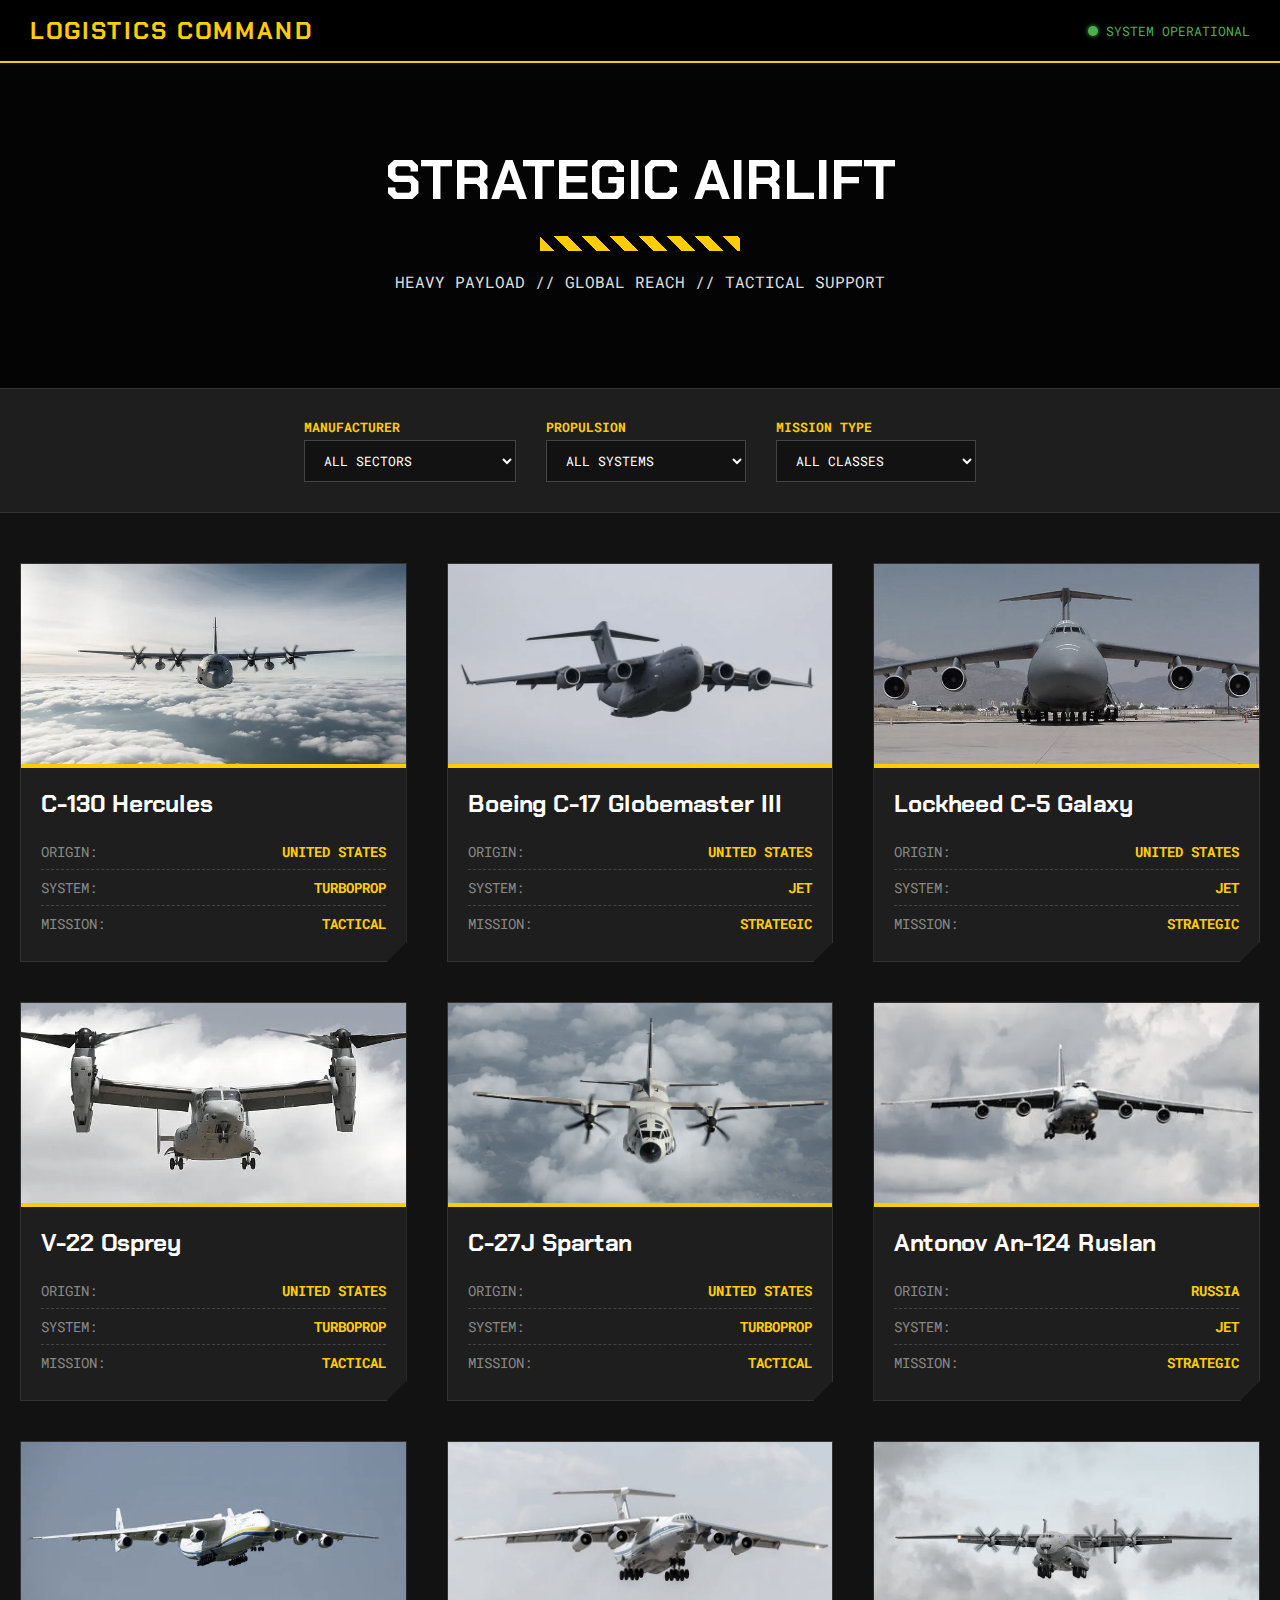
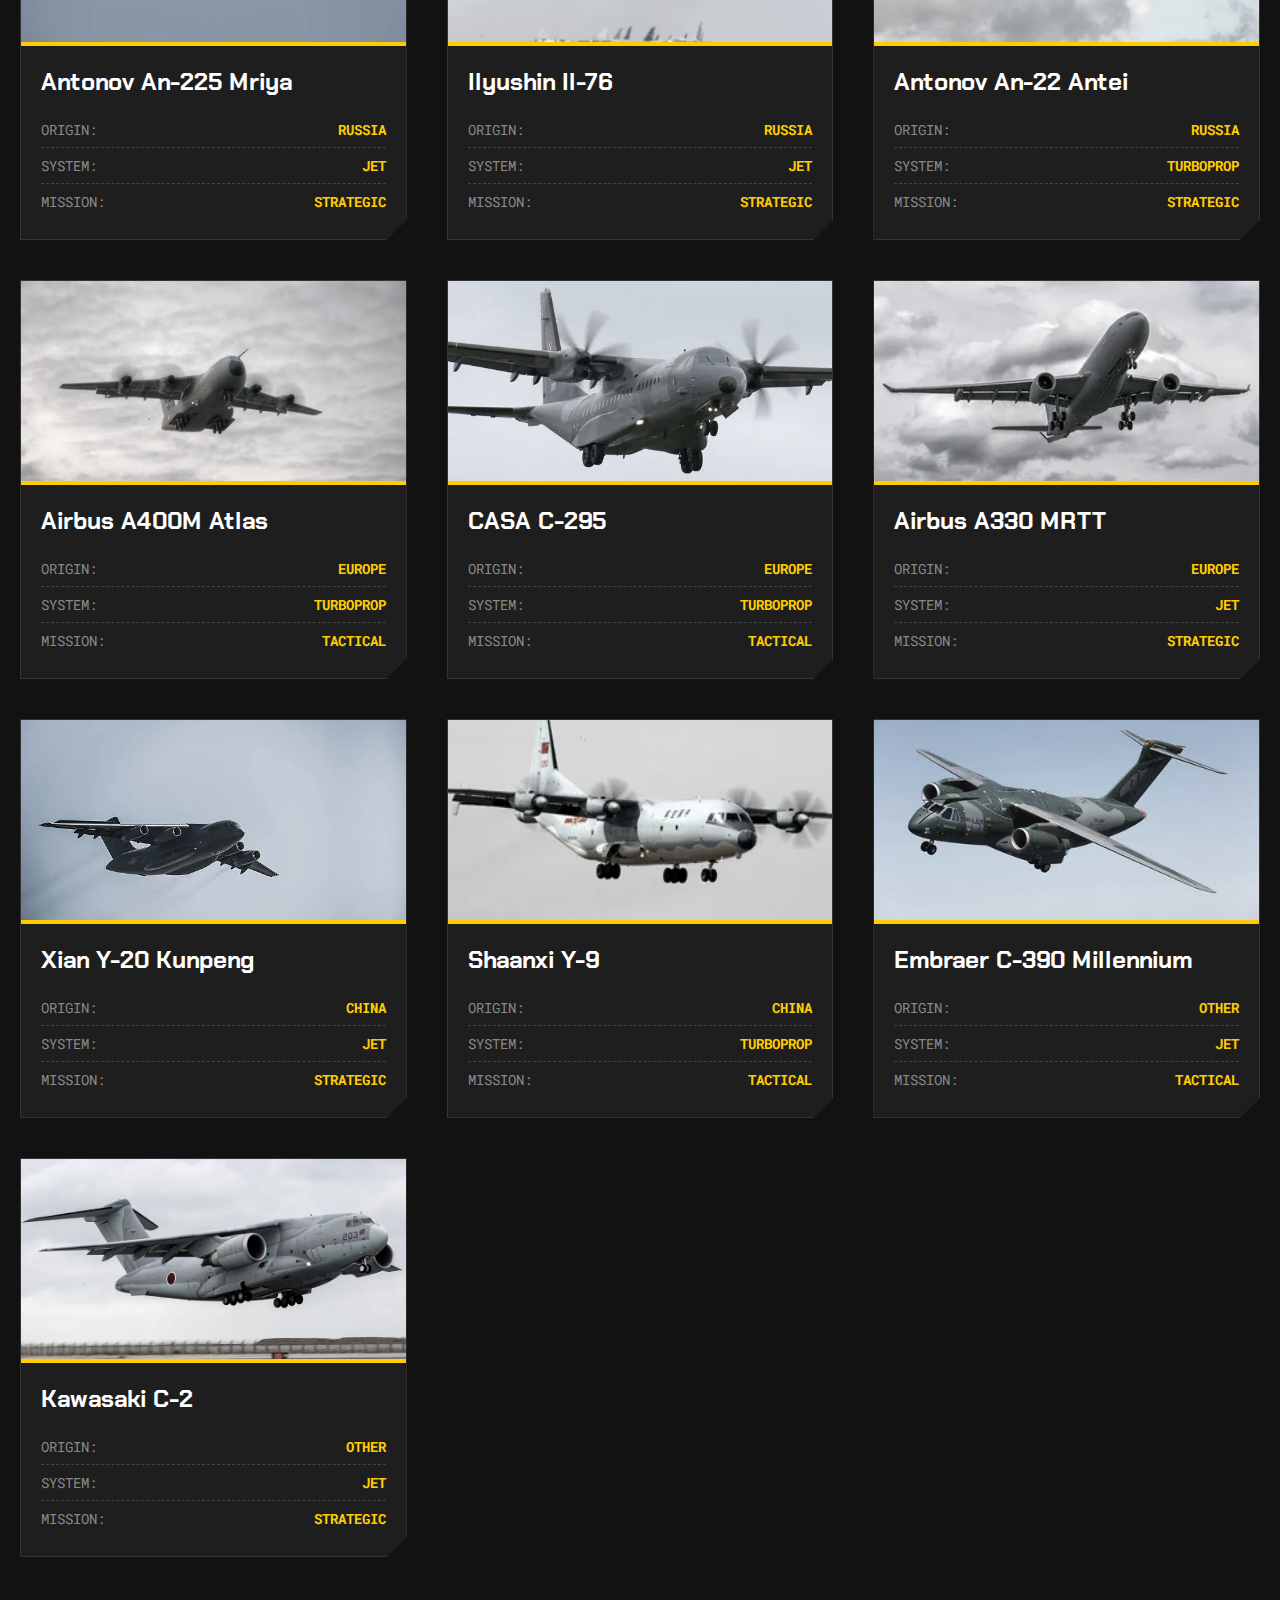
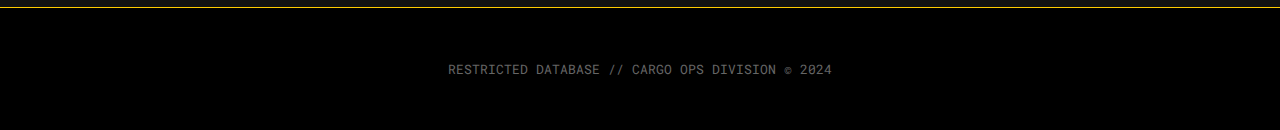
<file: index.html>
<!DOCTYPE html>
<html lang="en">
<head>
    <meta charset="UTF-8">
    <meta name="viewport" content="width=device-width, initial-scale=1.0">
    <title>Heavy Logistics Division</title>
    
    <link href="https://fonts.googleapis.com/css2?family=Chakra+Petch:wght@400;600;700&family=Roboto+Mono:wght@400;700&display=swap" rel="stylesheet">
    
    <link rel="stylesheet" href="style.css">
</head>
<body>

    <nav class="navbar">
        <div class="logo">LOGISTICS COMMAND</div>
        <div class="status-light">SYSTEM OPERATIONAL</div>
    </nav>

    <header class="hero">
        <div class="hero-content">
            <h1>STRATEGIC AIRLIFT</h1>
            <div class="hazard-stripe"></div>
            <p>HEAVY PAYLOAD // GLOBAL REACH // TACTICAL SUPPORT</p>
        </div>
    </header>

    <main>
        <section class="control-panel">
            <div class="filter-box">
                <label>MANUFACTURER</label>
                <select id="origin-filter">
                    <option value="all">ALL SECTORS</option>
                    <option value="United States">USA</option>
                    <option value="Russia">RUSSIA / UKRAINE</option>
                    <option value="Europe">EUROPE</option>
                    <option value="China">CHINA</option>
                    <option value="Other">OTHER (BRAZIL/JAPAN)</option>
                </select>
            </div>
            
            <div class="filter-box">
                <label>PROPULSION</label>
                <select id="prop-filter">
                    <option value="all">ALL SYSTEMS</option>
                    <option value="Jet">JET ENGINE</option>
                    <option value="Turboprop">TURBOPROP</option>
                </select>
            </div>

            <div class="filter-box">
                <label>MISSION TYPE</label>
                <select id="role-filter">
                    <option value="all">ALL CLASSES</option>
                    <option value="Strategic">STRATEGIC</option>
                    <option value="Tactical">TACTICAL</option>
                </select>
            </div>
        </section>

        <section id="fleet-grid" class="grid-container">
            </section>
    </main>

    <footer>
        <p>RESTRICTED DATABASE // CARGO OPS DIVISION &copy; 2024</p>
    </footer>

    <script src="data.js"></script>
    <script src="script.js"></script>
</body>
</html>
</file>
<file: style.css>
/* --- INDUSTRIAL THEME --- */
:root {
    --bg-dark: #121212;
    --panel-bg: #1e1e1e;
    --accent: #ffcc00; /* Galben industrial */
    --text-main: #e0e0e0;
    --text-dim: #888;
    --font-head: 'Chakra Petch', sans-serif; /* Font tehnic */
    --font-body: 'Roboto Mono', monospace;
}

body {
    background-color: var(--bg-dark);
    color: var(--text-main);
    font-family: var(--font-body);
    margin: 0;
    padding: 0;
}

/* --- NAVIGATIE --- */
.navbar {
    background: #000;
    padding: 15px 30px;
    display: flex;
    justify-content: space-between;
    align-items: center;
    border-bottom: 2px solid var(--accent);
}

.logo {
    font-family: var(--font-head);
    font-weight: 700;
    font-size: 1.5rem;
    color: var(--accent);
    letter-spacing: 2px;
}

.status-light {
    color: #4caf50; /* Verde */
    font-size: 0.8rem;
    display: flex;
    align-items: center;
}

.status-light::before {
    content: '';
    display: block;
    width: 10px;
    height: 10px;
    background: #4caf50;
    border-radius: 50%;
    margin-right: 8px;
    box-shadow: 0 0 5px #4caf50;
}

/* --- HERO HEADER --- */
.hero {
    text-align: center;
    padding: 80px 20px;
    background: linear-gradient(rgba(0,0,0,0.8), rgba(0,0,0,0.8)), 
                url('https://placehold.co/1920x600/222/444?text=HANGAR'); /* Poți pune o imagine locală aici */
    background-size: cover;
    border-bottom: 1px solid #333;
}

.hero h1 {
    font-family: var(--font-head);
    font-size: 3.5rem;
    color: #fff;
    margin: 0;
    text-transform: uppercase;
}

.hazard-stripe {
    height: 15px;
    width: 200px;
    margin: 20px auto;
    background: repeating-linear-gradient(
        45deg,
        var(--accent),
        var(--accent) 10px,
        #000 10px,
        #000 20px
    );
}

/* --- CONTROL PANEL (FILTRE) --- */
.control-panel {
    background: var(--panel-bg);
    padding: 30px;
    display: flex;
    justify-content: center;
    flex-wrap: wrap;
    gap: 30px;
    border-bottom: 1px solid #333;
}

.filter-box {
    display: flex;
    flex-direction: column;
}

.filter-box label {
    font-size: 0.8rem;
    color: var(--accent);
    margin-bottom: 5px;
    font-weight: bold;
}

select {
    background: #121212;
    color: #fff;
    border: 1px solid #444;
    padding: 10px 15px;
    font-family: var(--font-body);
    min-width: 200px;
    cursor: pointer;
}

select:focus {
    outline: none;
    border-color: var(--accent);
}

/* --- GRID & CARDS --- */
.grid-container {
    max-width: 1400px;
    margin: 50px auto;
    padding: 0 20px;
    display: grid;
    grid-template-columns: repeat(auto-fit, minmax(320px, 1fr));
    gap: 40px;
}

.cargo-card {
    background: var(--panel-bg);
    border: 1px solid #333;
    position: relative;
    /* Colț tăiat (design tehnic) */
    clip-path: polygon(
        0 0, 
        100% 0, 
        100% calc(100% - 20px), 
        calc(100% - 20px) 100%, 
        0 100%
    );
    transition: transform 0.3s, border-color 0.3s;
}

.cargo-card:hover {
    transform: translateY(-5px);
    border-color: var(--accent);
}

.card-img-box {
    width: 100%;
    height: 200px;
    overflow: hidden;
    border-bottom: 4px solid var(--accent);
}

.card-img-box img {
    width: 100%;
    height: 100%;
    object-fit: cover;
    filter: grayscale(60%); /* Aspect ușor desaturat */
    transition: filter 0.3s, transform 0.3s;
}

.cargo-card:hover .card-img-box img {
    filter: grayscale(0%);
    transform: scale(1.05);
}

.card-details {
    padding: 20px;
}

.card-details h2 {
    font-family: var(--font-head);
    color: #fff;
    margin: 0 0 15px 0;
    font-size: 1.5rem;
}

.spec-row {
    display: flex;
    justify-content: space-between;
    border-bottom: 1px dashed #444;
    padding: 8px 0;
    font-size: 0.9rem;
}

.spec-row:last-child {
    border-bottom: none;
}

.spec-label {
    color: var(--text-dim);
}

.spec-val {
    color: var(--accent);
    font-weight: bold;
}

/* --- FOOTER --- */
footer {
    text-align: center;
    padding: 40px;
    margin-top: 50px;
    background: #000;
    border-top: 1px solid var(--accent);
    color: #666;
    font-size: 0.8rem;
}
</file>
